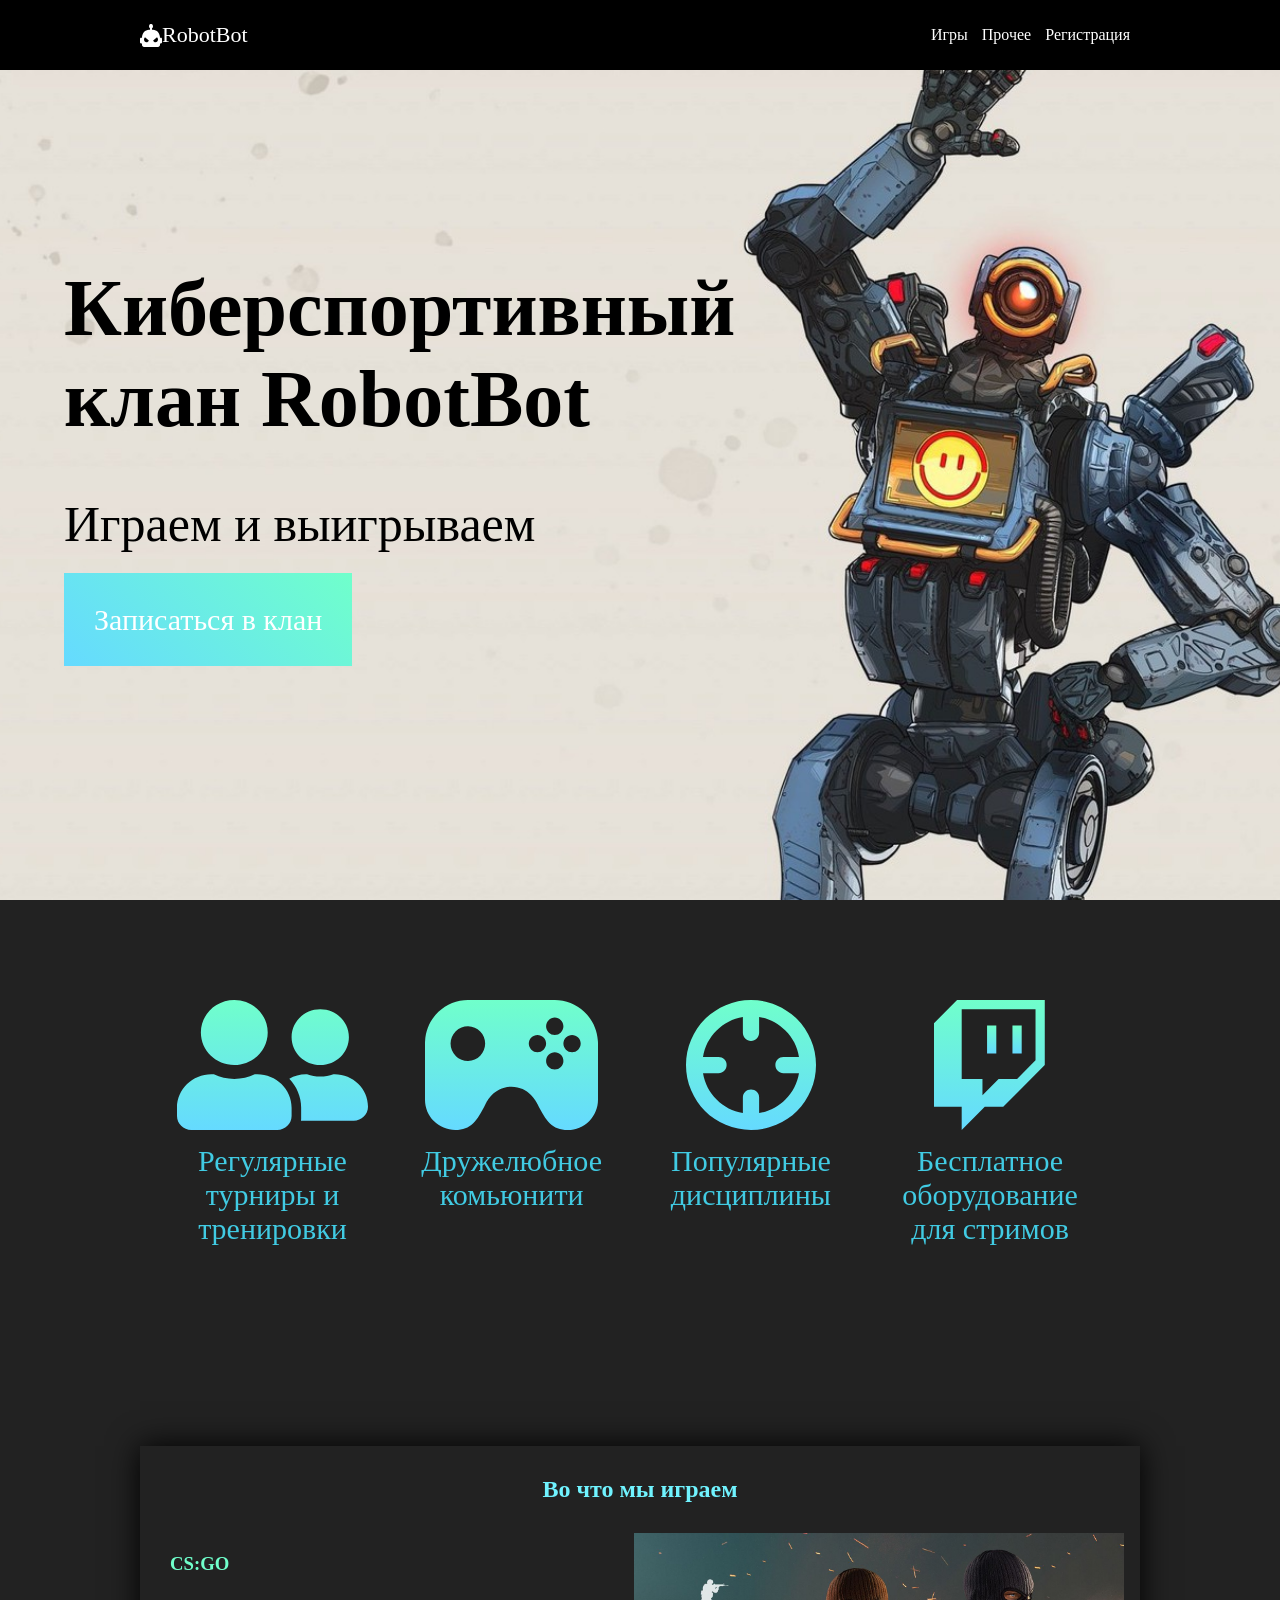
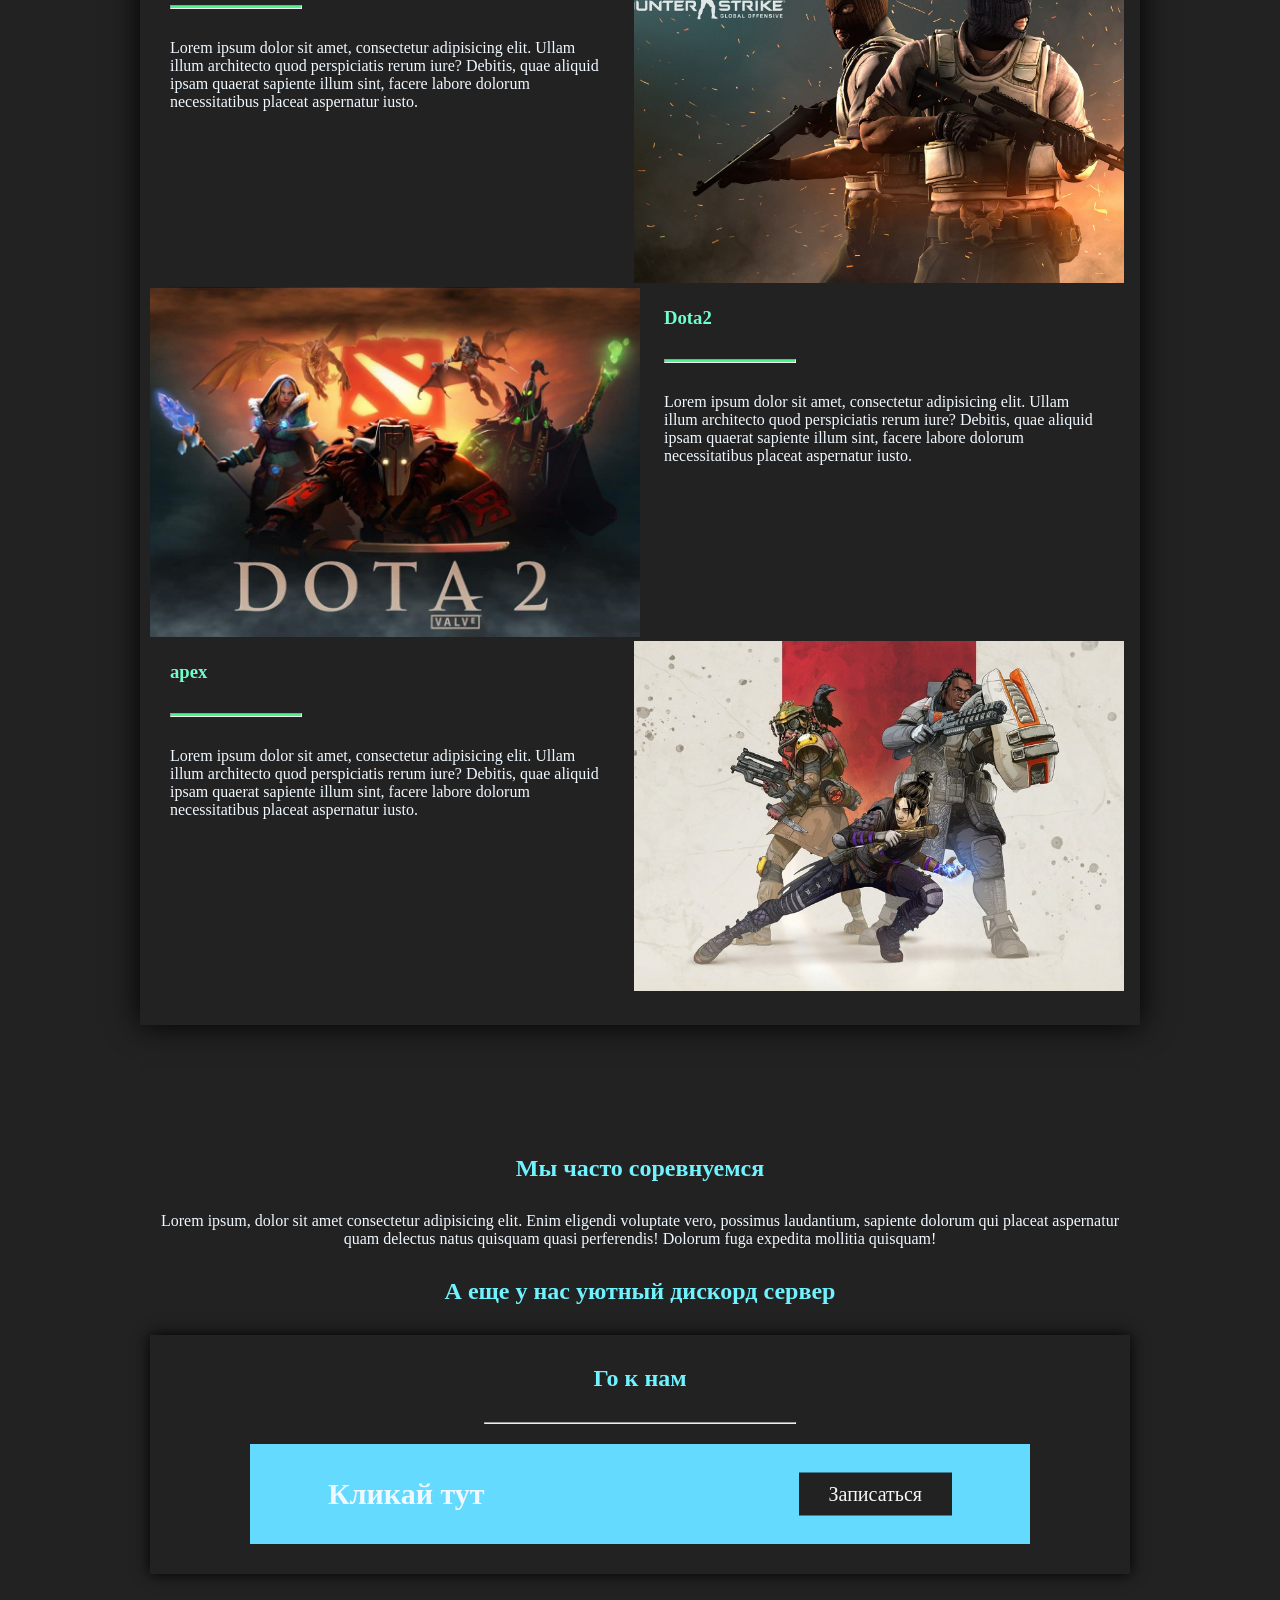
<file: index.html>
<!DOCTYPE html>
<html lang="en">
<head>
    <link rel="stylesheet" href="style.css">
    <meta charset="UTF-8">
    <meta name="viewport" content="width=device-width, initial-scale=1.0">
    <title>RobotBot</title>
    <link rel="icon" href="img/icons/friendly.svg">
</head>
<body>
    <div class="menu">
        <div class="menu-conteiner"> 
            <a href="#" class="menu-link">
                <img src="img/icons/site_logo.svg" alt="">
                RobotBot
            </a>
            <div>
                <a href="#about" class="right-link">Игры</a>
                <a href="#discord" class="right-link">Прочее</a>
                <a href="registration.html" class="right-link">Регистрация</a>
            </div>
        </div>
    </div>
    <div class="header">
        <div class="header-content">
            <h1>Киберспортивный <br> клан RobotBot</h1>
            <p>Играем и выигрываем</p>
            <a href="registration.html">Записаться в клан</a>
        </div>
    </div>
    <div class="about" id="about">
        <div class="about-conteiner">
            <div class="about-card">
                <img src="img/icons/friendly.svg" alt="">
                <p>Регулярные турниры и тренировки</p>
            </div>
            <div class="about-card">
                <img src="img/icons/joystic.svg" alt="">
                <p>Дружелюбное комьюнити</p>
            </div>
            <div class="about-card">
                <img src="img/icons/scope.svg" alt="">
                <p>Популярные дисциплины</p>
            </div>
            <div class="about-card">
                <img src="img/icons/twitch.svg" alt="">
                <p>Бесплатное оборудование для стримов</p>
            </div>
        </div>
    </div>
    <div class="games">
        <div class="games-conteiner">
            <h2>Во что мы играем</h2>
            <div class="games-info">
                <h3>CS:GO</h3>
                <hr>
                <p>Lorem ipsum dolor sit amet, consectetur adipisicing elit. Ullam illum architecto quod perspiciatis rerum iure? Debitis, quae aliquid ipsam quaerat sapiente illum sint, facere labore dolorum necessitatibus placeat aspernatur iusto.</p>
            </div>
            <div class="games-img">
                <img src="img/csgo.jpg" alt="">
            </div>
            <div class="games-img">
                <img src="img/dota2.jpg" alt="">
            </div>
            <div class="games-info">
                <h3>Dota2</h3>
                <hr>
                <p>Lorem ipsum dolor sit amet, consectetur adipisicing elit. Ullam illum architecto quod perspiciatis rerum iure? Debitis, quae aliquid ipsam quaerat sapiente illum sint, facere labore dolorum necessitatibus placeat aspernatur iusto.</p>
            </div>
            
            <div class="games-info">
                <h3>apex</h3>
                <hr>
                <p>Lorem ipsum dolor sit amet, consectetur adipisicing elit. Ullam illum architecto quod perspiciatis rerum iure? Debitis, quae aliquid ipsam quaerat sapiente illum sint, facere labore dolorum necessitatibus placeat aspernatur iusto.</p>
            </div>
            <div class="games-img">
                <img src="img/apex.jpg" alt="">
            </div>
        </div>
    </div>
    <div class="discord" id="discord">
        <div class="discord-conteiner">
            <div class="discord-top">
                <h2>Мы часто соревнуемся</h2>
                <p>Lorem ipsum, dolor sit amet consectetur adipisicing elit. Enim eligendi voluptate vero, possimus laudantium, sapiente dolorum qui placeat aspernatur quam delectus natus quisquam quasi perferendis! Dolorum fuga expedita mollitia quisquam!</p>
                <h2>А еще у нас уютный дискорд сервер</h2>
            </div>
            <div class="discord-bottom">
                <h2>Го к нам</h2>
                <hr>
                <div class="discord-blue"> 
                    <h3>Кликай тут</h3>
                    <a href="registration.html">Записаться</a>
                </div>
                
            </div>
        </div>
    </div>
</body>
</html>
</file>
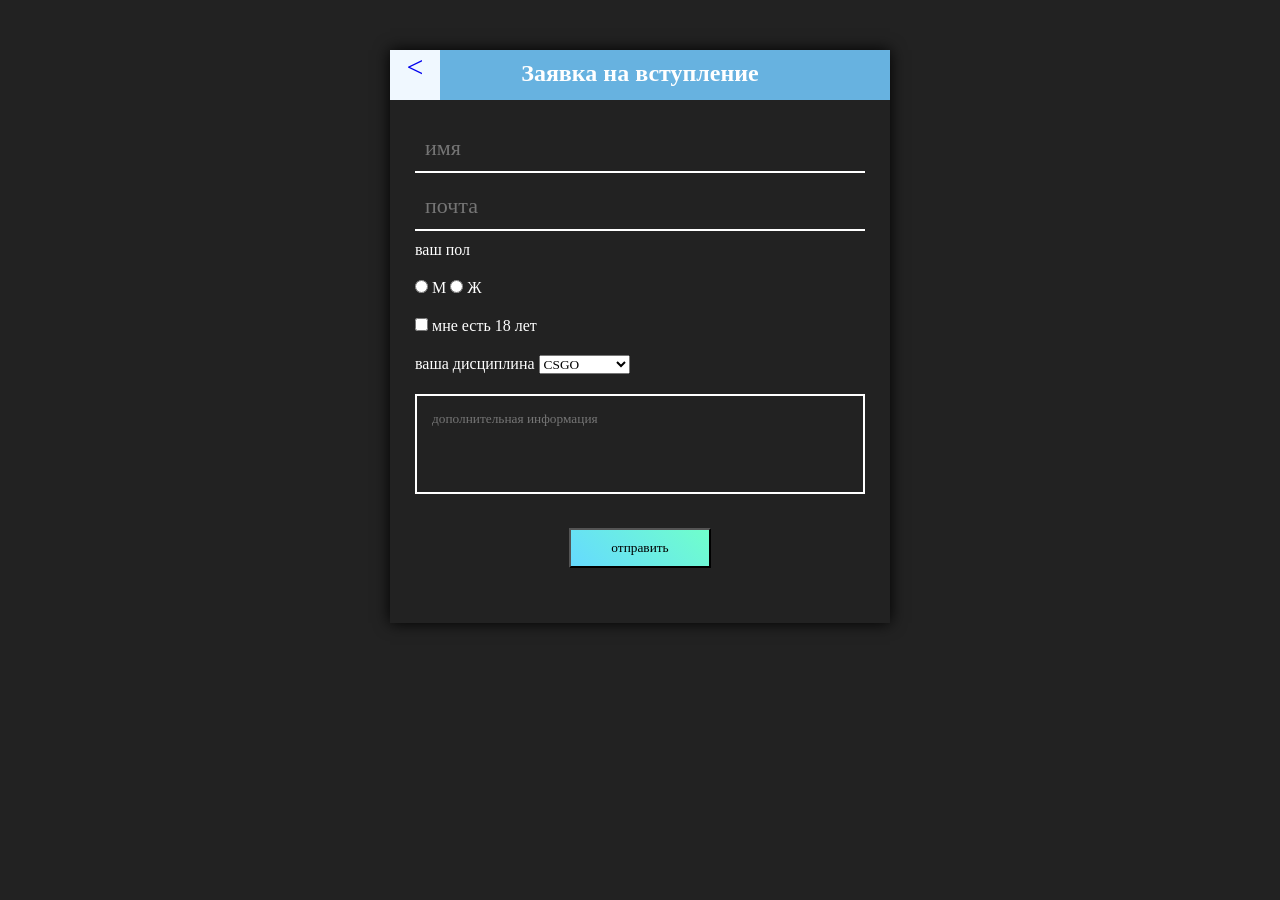
<file: registration.html>
<!DOCTYPE html>
<html lang="en">

<head>
    <meta charset="UTF-8">
    <meta name="viewport" content="width=device-width, initial-scale=1.0">
    <title>RobotBot</title>
    <link rel="stylesheet" href="registration.css">
    <link rel="icon" href="img/icons/friendly.svg">
</head>

<body>
    <form action="" class="form">
        <div class="form-top">
            <a href="index.html">
                <</a>
                    <h2>Заявка на вступление</h2>
        </div>
        <div class="form-bottom">
            <input placeholder="имя" class="form-input" type="text">
            <input placeholder="почта" class="form-input" type="text">
            <p>ваш пол</p>
            <div>
                <input id="m" name="k" type="radio">
                <label for="m">M</label>
                <input id="h" name="k" type="radio">
                <label for="h">Ж</label>

            </div>
            <div>
                <input id="j" type="checkbox">
                <label for="j">мне есть 18 лет</label>
            </div>
            <div>
                <label for="">ваша дисциплина</label>
                <select name="" id="">
                    <option value="">CSGO</option>
                    <option value="">Dota2</option>
                    <option value="">ApixLegents</option>
                </select>
            </div>
            <textarea placeholder="дополнительная информация" name="" id=""></textarea>
            <button>отправить</button>
        </div>
    </form>
</body>

</html>
</file>
<file: style.css>
*{
    margin: 0;
    padding: 0;
    box-sizing: border-box;
    font-family: cursive;
}
.header{
    background: url(img/apex-legends-pathfinder-robot-emoticons-saluting-futuristic.jpg) center/cover no-repeat;
    height: 100vh;
}
.header-content{
    position: absolute;
    top: 50%;
    left: 5%;
    transform: translateY(-50%);
}
.header-content a{
    color: rgb(255, 255, 255);
    text-decoration: none;
    margin-top: 70px;
    margin-bottom: 50px;
    background: linear-gradient(45deg, #65DAFF, #70FFCB);;
    font-size: 30px;
    padding: 10px 40px;
    padding: 30px;
}
.header-content p{
    font-size: 50px;
    margin-bottom: 50px;
}
.header-content h1{
    font-size: 80px;
    margin-bottom: 50px;
}
body{
    background: #222;
}
.about-conteiner{
    width: 1000px;
    margin: auto;
    padding: 100px 10px;
}
.about-card{
    width: 23%;
    display: inline-block;
    vertical-align: top;
    text-align: center;
    margin-left: 1%;
}
.about-card img{
    height: 130px;
}
.about-card p{
    color: rgb(65, 203, 227);
    font-size: 30px;
margin-top: 10px;
}
.games-conteiner{
    width: 1000px;
    margin: auto;
    padding: 30px 10px;
    box-shadow: 0 0 30px black;

}
.games{
    padding: 100px 0;
}
.games-conteiner h2{
    color: #70f3ff;
    text-align: center;
    margin-bottom: 30px;
}
.games-info{
    width: 49%;
    display: inline-block;
    height: 350px;
    padding: 20px;
    vertical-align: top;
}
.games-img{
    width:50% ;
    display: inline-block;
    height: 350px;
}
.games-img img{
    width: 100%;
    height: 100%;
    object-fit: cover;
}
.games-info h3{
    color: #70FFCB;
    margin-bottom: 30px;
}
.games-info p{
    margin-top: 30px;
    color: aliceblue;
}
.games-info hr{
    width: 30%;
    height: 4px;
    background-color: rgb(74, 245, 142);
}
.discord {
}
.discord-conteiner {
    width: 1000px;
    margin: auto;
    padding: 30px 10px;
}
.discord-top {
}
.discord-bottom {
    box-shadow: 0 0 15px black;
    padding: 30px 100px;
}
.discord-conteiner h2{
    color: #70f3ff;
    text-align: center;
    margin-bottom: 30px;
}
.discord-conteiner p{
    color: aliceblue;
    text-align: center;
    margin-bottom: 30px;
}
.discord-bottom hr{
    width: 40%;
    margin: auto;
    margin-bottom: 20px;
}
.discord-blue{
    background-color: #65DAFF;
    height: 100px;
    position: relative;
}
.discord-bottom h3{
    color: aliceblue;
    font-size: 30px;
    position: absolute;
    top: 50%;
    transform: translateY(-50%);
    left: 10%;
}
.discord-bottom a{
    text-decoration: none;
    position: absolute;
    top: 50%;
    transform: translateY(-50%);
    right: 10%;
    color: #f8f8f8;
    background-color: #222;
    font-size: 20px;
    padding: 10px 30px ;
}
.menu {
    background-color: black;
    width: 100%;
    height: 70px;
    position: fixed;
    top: 0;
    left: 0;
    z-index: 100;
}
.menu-conteiner {
   width: 1000px;
   height: 100%;
   margin: auto;
   display: flex;
   justify-content: space-between;
   align-items: center;
}
.menu-link {
    color: white;
    text-decoration: none;
    display: flex;
    align-items: center;
    font-size: 22px;
}
.right-link {
    color: white;
    margin-right: 10px;
    text-decoration: none;

}
html{
    scroll-behavior: smooth;
}
</file>
<file: registration.css>
*{
    margin: 0;
    padding: 0;
    box-sizing: border-box;
    font-family: cursive;
}
body{
    background-color: #222;
}
.form {
    width: 500px;
   
    box-shadow: 0 0 15px black;
    margin: 50px auto;

}
.form-top {
    height: 50px;
    background-color: rgb(103, 178, 224);
    position: relative;
}
.form-bottom {
    padding: 25px;
    color: white;
}
.form-top a{
    width: 50px;
    height: 50px;
    background-color: aliceblue;
    font-size: 30px;
    position: absolute;
    top: 0;
    left: 0;
    text-align: center;
    text-decoration: none;

}
.form-top h2{
    text-align: center;
    color: white;
    padding-top: 10px;
    
}
.form-input{
    width: 100%;
    background: none;
    border: none;
    outline: none;
    color: white;
    font-size: 22px;
    border-bottom: 2px solid white; 
    margin-bottom: 10px;
    padding: 10px;
}
.form-bottom div{
    margin: 20px 0;
}
textarea{
    background: none;
    resize: none;
    width: 100%;
    height: 100px;
    color: white;
    padding: 15px;
    border: 2px solid white;
    outline: none;
}
button{
    background: linear-gradient(45deg, #65DAFF, #70FFCB);;
    display: block;
    margin: 30px auto;
    padding: 10px 40px;
}
</file>
